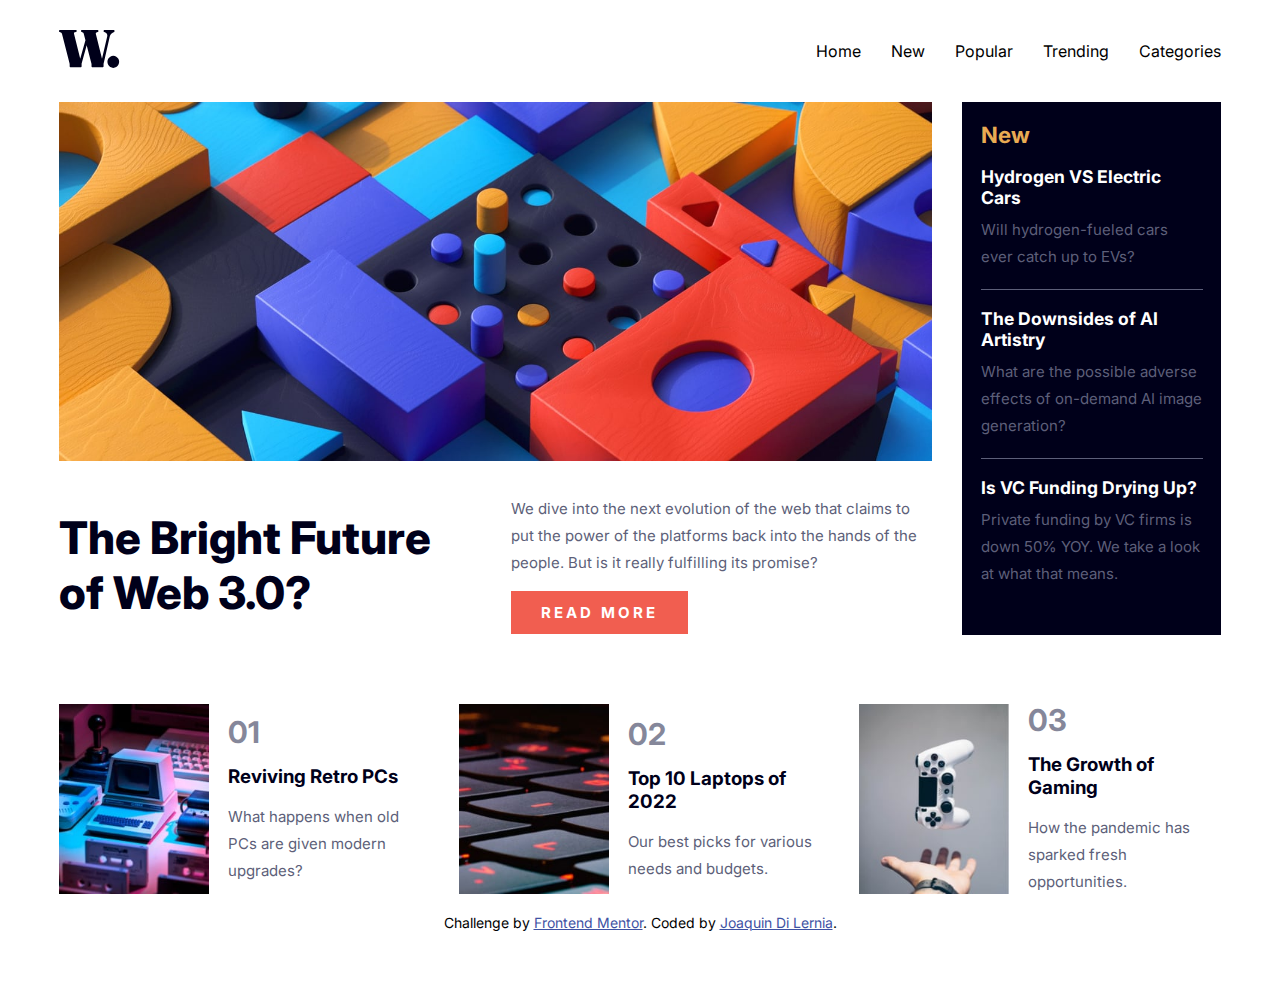
<file: homepage/index.html>
<!DOCTYPE html>
<html lang="en">
<head>
  <meta charset="UTF-8">
  <meta name="viewport" content="width=device-width, initial-scale=1.0"> <!-- displays site properly based on user's device -->

  <link rel="icon" type="image/png" sizes="32x32" href="./assets/images/favicon-32x32.png">
  <link rel="stylesheet" href="style.css">
  <title>Frontend Mentor | News homepage</title>

  <!-- Feel free to remove these styles or customise in your own stylesheet 👍 -->
  <style>
    .attribution { font-size: 14px; text-align: center; }
    .attribution a { color: hsl(228, 45%, 44%); }
  </style>
</head>
<body>
  <body>
    <header class="header">
      <div>
        <img src="./assets/images/logo.svg" alt="" />
      </div>

      <nav>
        <button id="menu-close">
          <img src="./assets/images/icon-menu-close.svg" alt="" />
        </button>

        <ul>
          <li>Home</li>
          <li>New</li>
          <li>Popular</li>
          <li>Trending</li>
          <li>Categories</li>
        </ul>
      </nav>

      <div class="menu-button">
        <button id="menu-button">
          <img src="./assets/images/icon-menu.svg" alt="" />
        </button>
      </div>
    </header>

    <section class="showcase">
      <div>
        <picture>
          <source
            media="(min-width: 768px)"
            srcset="./assets/images/image-web-3-desktop.jpg"
          />
          <img src="./assets/images/image-web-3-mobile.jpg" alt="" />
        </picture>

        <article>
          <h1>The Bright Future of Web 3.0?</h1>

          <div>
            <p>
              We dive into the next evolution of the web that claims to put the
              power of the platforms back into the hands of the people. But is
              it really fulfilling its promise?
            </p>

            <button>Read more</button>
          </div>
        </article>
      </div>

      <div>
        <h2>New</h2>

        <article>
          <h3>Hydrogen VS Electric Cars</h3>
          <p>Will hydrogen-fueled cars ever catch up to EVs?</p>
        </article>

        <article>
          <h3>The Downsides of AI Artistry</h3>
          <p>
            What are the possible adverse effects of on-demand AI image
            generation?
          </p>
        </article>

        <article>
          <h3>Is VC Funding Drying Up?</h3>
          <p>
            Private funding by VC firms is down 50% YOY. We take a look at what
            that means.
          </p>
        </article>
      </div>
    </section>

    <div class="cards">
      <article>
        <img src="./assets/images/image-retro-pcs.jpg" alt="" />
        <div>
          <span>01</span>
          <h4>Reviving Retro PCs</h4>
          <p>What happens when old PCs are given modern upgrades?</p>
        </div>
      </article>

      <article>
        <img src="./assets/images/image-top-laptops.jpg" alt="" />
        <div>
          <span>02</span>
          <h4>Top 10 Laptops of 2022</h4>
          <p>Our best picks for various needs and budgets.</p>
        </div>
      </article>

      <article>
        <img src="./assets/images/image-gaming-growth.jpg" alt="" />
        <div>
          <span>03</span>
          <h4>The Growth of Gaming</h4>
          <p>How the pandemic has sparked fresh opportunities.</p>
        </div>
      </article>
    </div>

  
  <div class="attribution">
    Challenge by <a href="https://www.frontendmentor.io?ref=challenge" target="_blank">Frontend Mentor</a>. 
    Coded by <a href="https://www.joaquindilernia.com">Joaquin Di Lernia</a>.
  </div>
  <script src="main.js"></script>
</body>
</html>
</file>
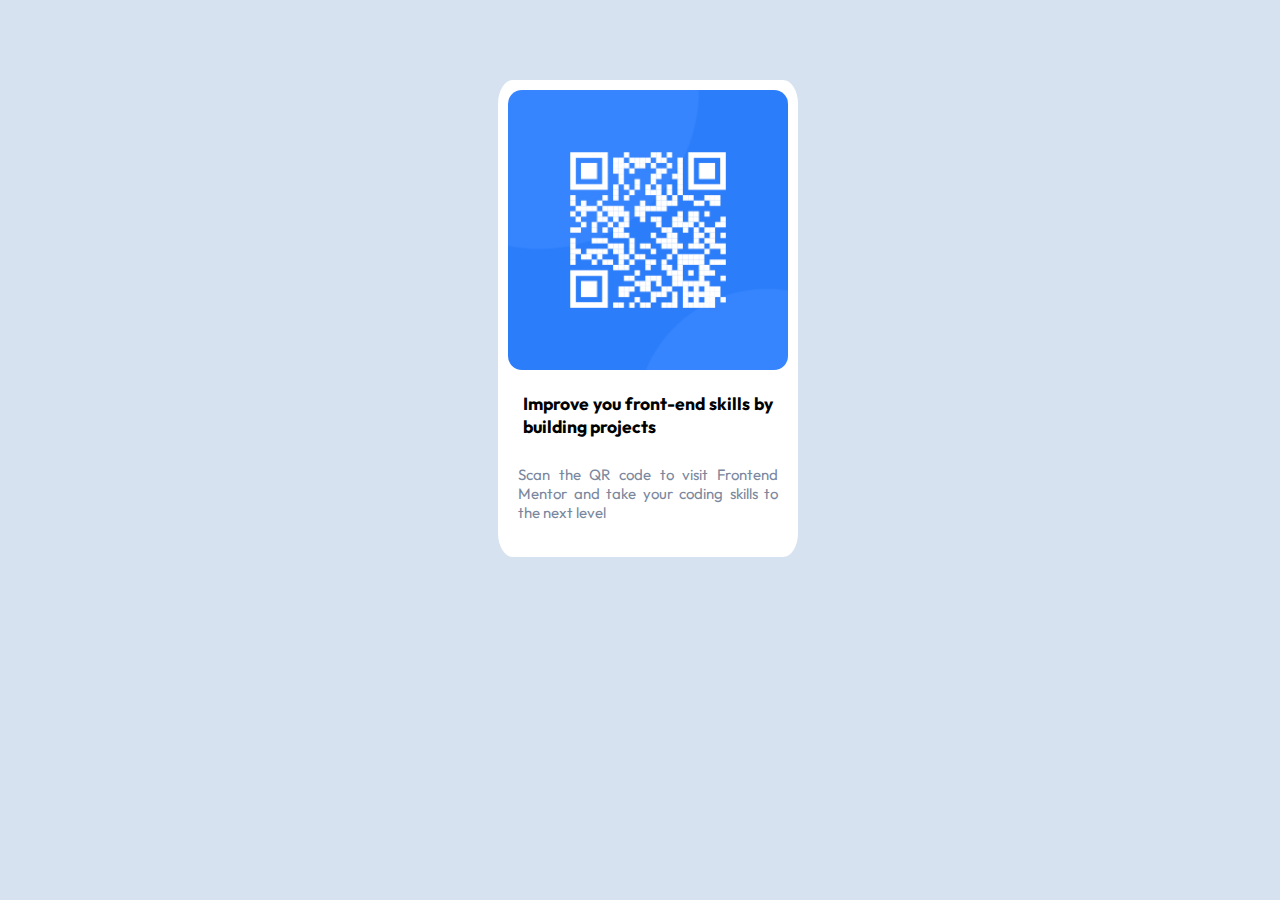
<file: qr/index.html>
<!DOCTYPE html>
<html lang="en">
<head>
  <meta charset="UTF-8">
  <meta name="viewport" content="width=device-width, initial-scale=1.0"> <!-- displays site properly based on user's device -->

  <link rel="icon" type="image/png" sizes="32x32" href="./images/favicon-32x32.png">
  <link rel="stylesheet" href="./style.css">
  <title>Frontend Mentor | QR code component</title>

</head>
<body>
<div class="contenedor-qr">
  <img src="./images/image-qr-code.png" alt="">
  <h3>Improve you front-end skills by building projects</h3>
  <p>Scan the QR code to visit Frontend Mentor and take your coding skills to the next level</p>
</div>
</body>
</html>
</file>
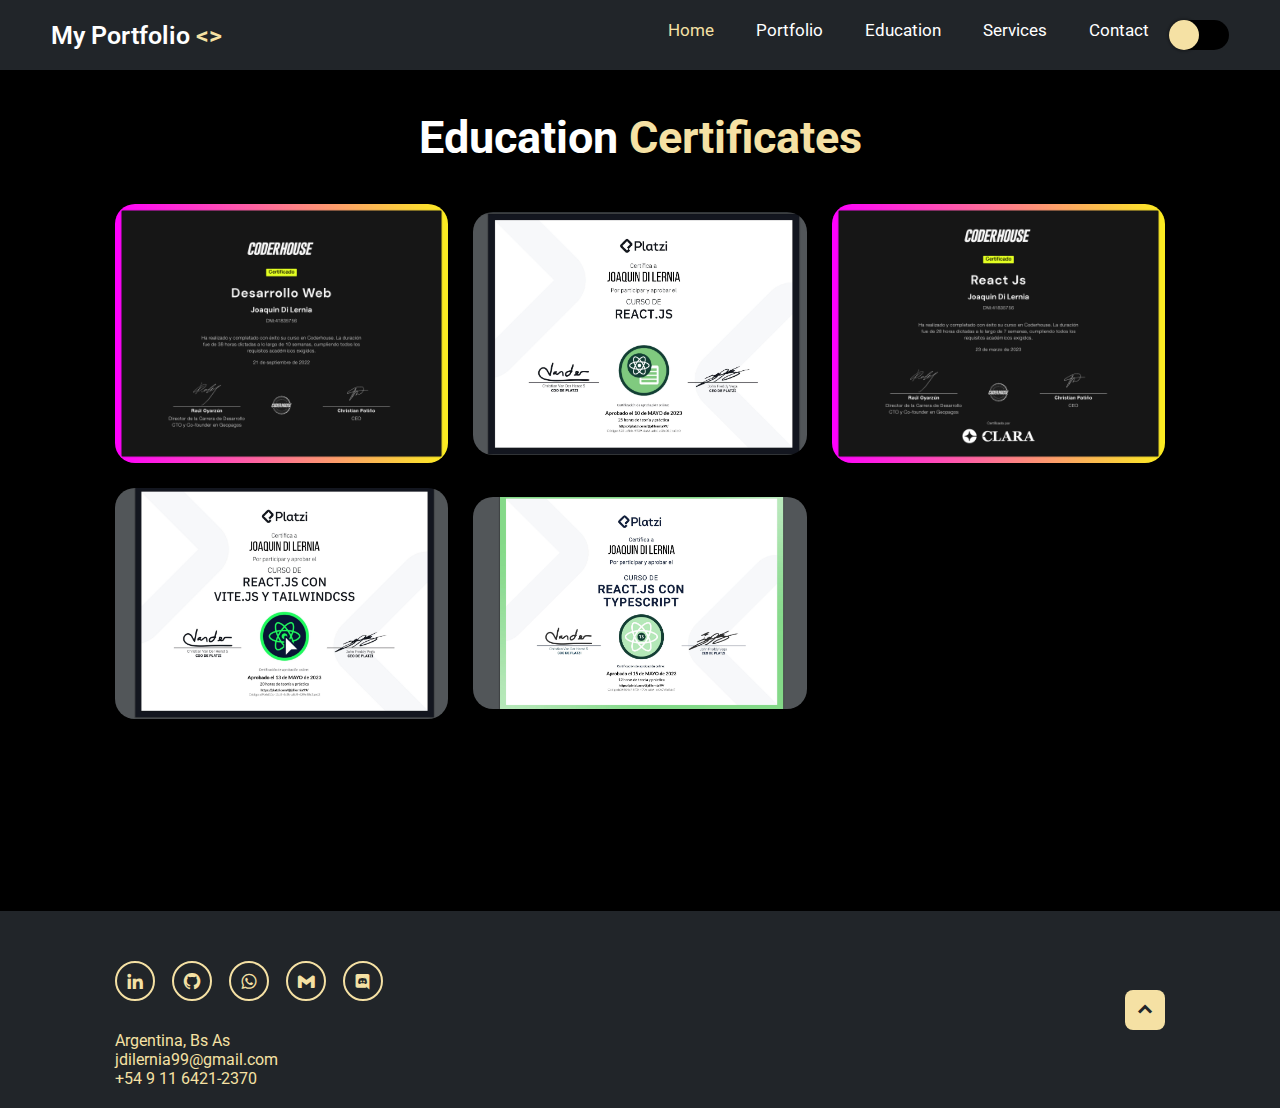
<file: Certificados.html>
<!DOCTYPE html>
<html lang="en">
<head>
    <meta charset="UTF-8">
    <meta http-equiv="X-UA-Compatible" content="IE=edge">
    <meta name="viewport" content="width=device-width, initial-scale=1.0">
      <!-- keywords SEO -->
      <meta name="keywords" content="Joaquin Di Lernia,Front-End, Back-End, Full-Stack, REACT.JS, Portfolio " />

      <!-- description SEO -->
      <meta name="description"
          content=" University technician in programming UTN FRGP.Full Stack Development at CoderHouse " />
    <title>JOAQUIN DI LERNIA | CERTIICADOS</title>
    <link rel="icon" type="image/svg" href="./imgs/code-slash.svg" />

    <!-- box icons -->
    <link href="https://unpkg.com/boxicons@2.1.4/css/boxicons.min.css" rel="stylesheet" />

    <!-- bootstrap icon -->
    <link rel="stylesheet" href="https://cdn.jsdelivr.net/npm/bootstrap-icons@1.3.0/font/bootstrap-icons.css" />

    <!-- custom css -->
    <link rel="stylesheet" href="css/style.css" />
</head>
<body>

     <!-- header design -->
     <header class="header">
        <a href="./index.html" class="logo">My Portfolio <span>
                <>
            </span></a>

        <i class="bx bx-menu" id="menu-icon"></i>

        <nav class="navbar">
            <a href="./index.html" class="active">Home</a>
            <a href="./index.html">Portfolio</a>
            <a href="./index.html">Education</a>
            <a href="./index.html">Services</a>
            <a href="./index.html">Contact</a>
            <button class="switch" id="switch">
                <span><i class="fas fa-moon"></i></span>
                <span><i class="fas fa-sun"></i></span>
            </button>
        </nav>
    </header>
    <a href="https://api.whatsapp.com/send?phone=1164212370" class="btn.wsp" target="_blank"><i
            class="bi bi-whatsapp"></i></a>

    <!-- education section design -->
    <section class="education" id="education">
        <h2 class="heading">Education <span>Certificates</span></h2>


        <div class="education-container">

            <div class="education-box">
                <img src="./imgs/desarrolloweb.png" alt="">
            </div>
            <div class="education-box">
                <img src="./imgs/platzi-react.png" alt="">
            </div>
            <div class="education-box">
                <img src="./imgs/React.js coder.png" alt="">
            </div>
            <div class="education-box">
                <img src="./imgs/REACT-VITE.png" alt="">
            </div>
            <div class="education-box">
                <img src="./imgs/typescripte-platzi (2).png" alt="">
            </div>
        </div>

    </section>

      <!-- footer section design  -->
      <footer class="footer">
        <div class="footer-text">
            <div class="social-media">
                <a href="https://www.linkedin.com/in/joaquin-di-lernia-dev/" target="_blank"><i
                        class="bx bxl-linkedin"></i></a>
                <a href="https://github.com/JoaquinDilernia" target="_blank"><i class="bx bxl-github"></i></a>
                <a href="https://api.whatsapp.com/send?phone=1164212370" target="_blank"><i
                        class="bx bxl-whatsapp"></i></a>
                <a href="http://gmail.com" target="_blank"><i class="bx bxl-gmail"></i></a>
                <a href="https://discord.com/channels/joacodiler#5428" target="_blank"><i
                        class="bx bxl-discord"></i></a>
            </div>
            <p>Argentina, Bs As</p>
            <p>jdilernia99@gmail.com</p>
            <p>+54 9 11 6421-2370</p>
        </div>

        <div class="footer-iconTop">
            <a href="#home"><i class="bx bxs-chevron-up"></i></a>
        </div>
    </footer>

    
</body>
</html>
</file>
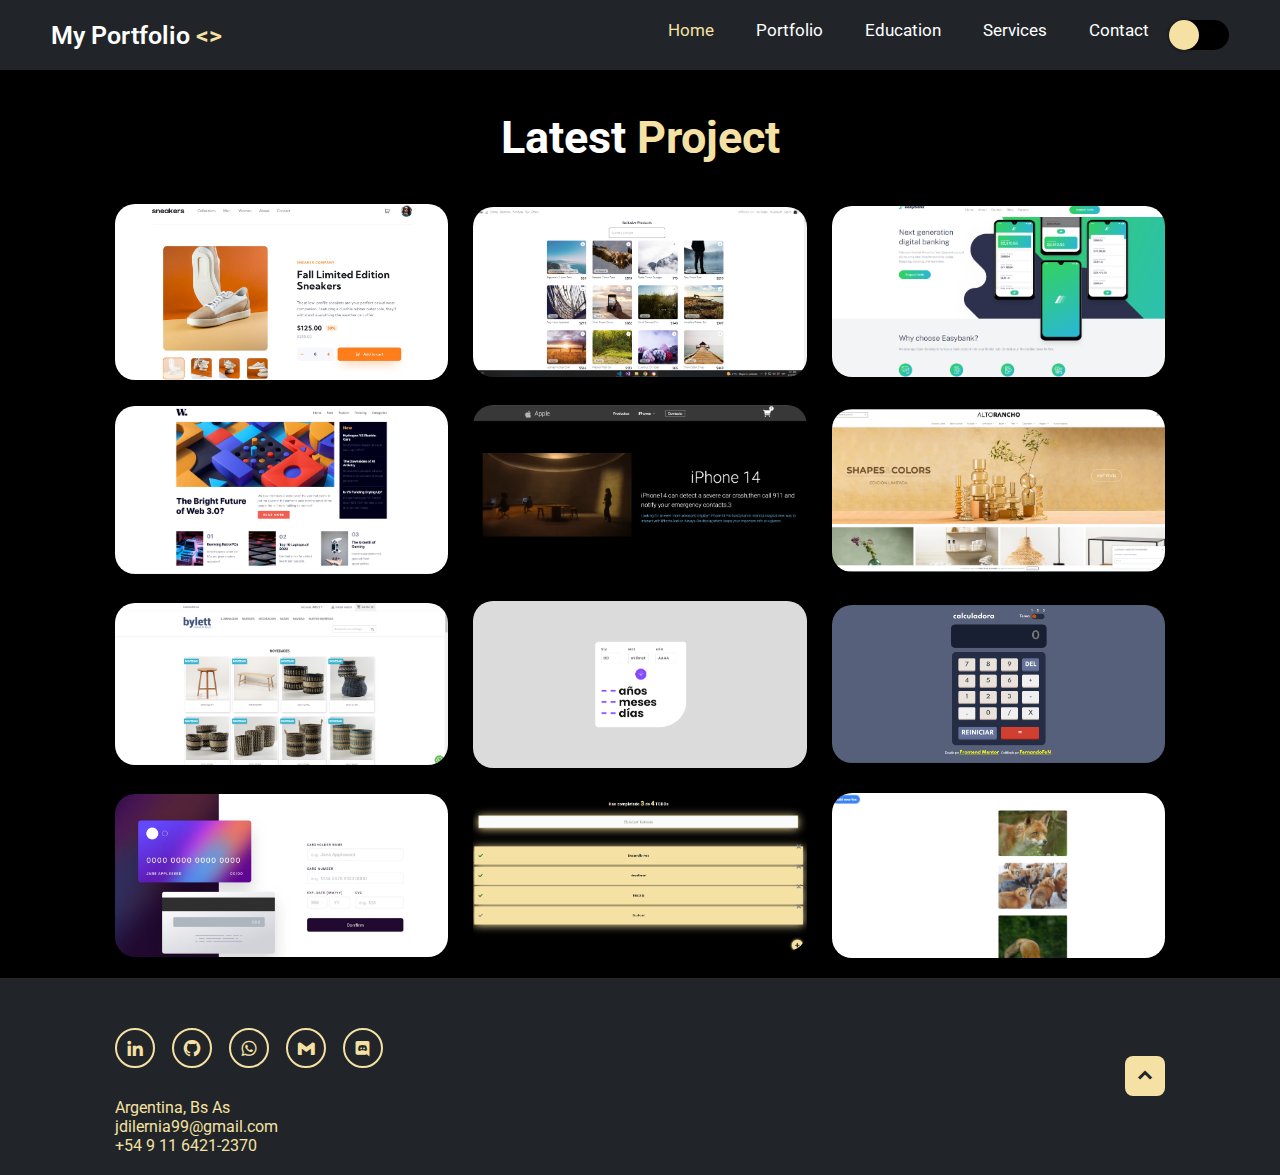
<file: Portfoliofull.html>
<!DOCTYPE html>
<html lang="en">
<head>
    <meta charset="UTF-8">
    <meta http-equiv="X-UA-Compatible" content="IE=edge">
    <meta name="viewport" content="width=device-width, initial-scale=1.0">
      <!-- keywords SEO -->
      <meta name="keywords" content="Joaquin Di Lernia,Front-End, Back-End, Full-Stack, REACT.JS, Portfolio " />

      <!-- description SEO -->
      <meta name="description"
          content=" University technician in programming UTN FRGP.Full Stack Development at CoderHouse " />
    <title>JOAQUIN DI LERNIA | CERTIICADOS</title>
    <link rel="icon" type="image/svg" href="./imgs/code-slash.svg" />

    <!-- box icons -->
    <link href="https://unpkg.com/boxicons@2.1.4/css/boxicons.min.css" rel="stylesheet" />

    <!-- bootstrap icon -->
    <link rel="stylesheet" href="https://cdn.jsdelivr.net/npm/bootstrap-icons@1.3.0/font/bootstrap-icons.css" />

    <!-- custom css -->
    <link rel="stylesheet" href="css/style.css" />
</head>
<body>

     <!-- header design -->
     <header class="header">
        <a href="./index.html" class="logo">My Portfolio <span>
                <>
            </span></a>

        <i class="bx bx-menu" id="menu-icon"></i>

        <nav class="navbar">
            <a href="/index.html" class="active">Home</a>
            <a href="/index.html">Portfolio</a>
            <a href="/index.html">Education</a>
            <a href="/index.html">Services</a>
            <a href="/index.html">Contact</a>
            <button class="switch" id="switch">
                <span><i class="fas fa-moon"></i></span>
                <span><i class="fas fa-sun"></i></span>
            </button>
        </nav>
    </header>
    <a href="https://api.whatsapp.com/send?phone=1164212370" class="btn.wsp" target="_blank"><i
            class="bi bi-whatsapp"></i></a>



   
  <!-- portfolio section design -->
  <section class="portfolio" id="portfolio">
    <h2 class="heading">Latest <span>Project</span></h2>

    <div class="portfolio-container">
        <div class="portfolio-box">
            <img src="./imgs/ecomerce-shoes.png" alt="" />
            <div class="portfolio-layer">
                <a href="https://joaquindilernia.com/ecomerce-shoes" target="_blank"><i
                        class="bx bx-link-external"></i></a>
            </div>
        </div>

        <div class="portfolio-box">
            <img src="./imgs/ECOMERCE-PLATZI.png" alt="" />
            <div class="portfolio-layer">
                <a href="https://github.com/JoaquinDilernia/React-Ecommerce-platzi.git" target="_blank"><i
                        class="bx bx-link-external"></i></a>
            </div>
        </div>

        <div class="portfolio-box">
            <img src="./imgs/Easybank.png" alt="" />
            <div class="portfolio-layer">
                <a href="https://joaquindilernia.com/easybank" target="_blank"><i
                        class="bx bx-link-external"></i></a>
            </div>
        </div>

        <div class="portfolio-box">
            <img src="./imgs/homepage.png" alt="" />
            <div class="portfolio-layer">
                <a href="https://joaquindilernia.com/homepage" target="_blank"><i
                        class="bx bx-link-external"></i></a>
            </div>
        </div>

        <div class="portfolio-box">
            <img src="./imgs/react-ecomerce.png" alt="" />
            <div class="portfolio-layer">
                <a href="https://github.com/JoaquinDilernia/React-Ecommerce-platzi.git" target="_blank"><i class="bx bx-link-external"></i></a>
            </div>
        </div>

        <div class="portfolio-box">
            <img src="./imgs/altorancho (1).png" alt="" />
            <div class="portfolio-layer">
                <a href="https://altorancho.com" target="_blank"><i class="bx bx-link-external"></i></a>
            </div>
        </div>

        <div class="portfolio-box">
            <img src="./imgs/lettcomercial.png" alt="" />
            <div class="portfolio-layer">
                <a href="https://lettcomercial.com" target="_blank">
                    <i class="bx bx-link-external"></i></a>
            </div>
        </div>

        <div class="portfolio-box">
            <img src="./imgs/calculadora-edad.png" alt="" />
            <div class="portfolio-layer">
                <a href="https://joaquindilernia.com/calculadora-edad" target="_blank"><i
                        class="bx bx-link-external"></i></a>
            </div>
        </div>

        <div class="portfolio-box">
            <img src="./imgs/calculadora.png" alt="" />
            <div class="portfolio-layer">
                <a href="https://joaquindilernia.com/calculadora" target="_blank"><i
                        class="bx bx-link-external"></i></a>
            </div>
        </div>

        <div class="portfolio-box">
            <img src="./imgs//form-tarjeta.png" alt="" />
            <div class="portfolio-layer">
                <a href="https://joaquindilernia.com/form-tarjeta" target="_blank"><i
                        class="bx bx-link-external"></i></a>
            </div>
        </div>

        <div class="portfolio-box">
            <img src="./imgs/Todos-react.png" alt="" />
            <div class="portfolio-layer">
                <a href="https://joaquindilernia.github.io/Todos-React/" target="_blank"><i
                        class="bx bx-link-external"></i></a>
            </div>
        </div>

        <div class="portfolio-box">
            <img src="./imgs/typescripte-platzi (1).png" alt="" />
            <div class="portfolio-layer">
                <a href="https://github.com/JoaquinDilernia/React-TS-platzi.git" target="_blank"><i
                        class="bx bx-link-external"></i></a>
            </div>
        </div>
    </div>
</section>


    <!-- footer section design  -->
    <footer class="footer">
        <div class="footer-text">
            <div class="social-media">
                <a href="https://www.linkedin.com/in/joaquin-di-lernia-dev/" target="_blank"><i
                        class="bx bxl-linkedin"></i></a>
                <a href="https://github.com/JoaquinDilernia" target="_blank"><i class="bx bxl-github"></i></a>
                <a href="https://api.whatsapp.com/send?phone=1164212370" target="_blank"><i
                        class="bx bxl-whatsapp"></i></a>
                <a href="http://gmail.com" target="_blank"><i class="bx bxl-gmail"></i></a>
                <a href="https://discord.com/channels/joacodiler#5428" target="_blank"><i
                        class="bx bxl-discord"></i></a>
            </div>
            <p>Argentina, Bs As</p>
            <p>jdilernia99@gmail.com</p>
            <p>+54 9 11 6421-2370</p>
        </div>

        <div class="footer-iconTop">
            <a href="#home"><i class="bx bxs-chevron-up"></i></a>
        </div>
    </footer>

    
</body>
</html>
</file>
<file: homepage/style.css>
@import url("https://fonts.googleapis.com/css2?family=Inter:wght@400;700;800&display=swap");

* {
  margin: 0;
  padding: 0;
  box-sizing: border-box;
  font-family: "Inter", sans-serif;
}

img {
  max-width: 100%;
  width: 100%;
}

ul {
  list-style-type: none;
}

p {
  line-height: 1.8;
  color: hsl(236, 13%, 42%);
}

html {
  font-size: 15px;
}

body {
  max-width: 1200px;
  margin: auto;
  padding-bottom: 4rem;
}

.header {
  display: flex;
  align-items: center;
  justify-content: space-between;
  padding: 1.25rem;
}

.header nav #menu-close {
  background: transparent;
  border: none;
  outline: none;
  position: absolute;
  right: 1.25rem;
  top: 1.25rem;
  z-index: 99999;
  cursor: pointer;
}

.header nav {
  opacity: 0;
  z-index: -999;
  transition: all 0.3s ease-in-out;
}

.header nav.open {
  position: fixed;
  right: 0;
  top: 0;
  bottom: 0;
  width: 75vw;
  background-color: white;
  padding: 1.25rem;
  opacity: 1;
  z-index: 99999999999;
}

.header nav ul {
  position: absolute;
  top: 50%;
  transform: translateY(-50%);
}

.header nav ul li {
  margin: 1.5rem 0;
  font-size: 16px;
  cursor: pointer;
}

.header nav ul li:hover {
  color: hsl(5, 85%, 63%);
}

.header .menu-button button {
  background: transparent;
  outline: none;
  border: none;
  cursor: pointer;
}

.showcase {
  padding: 1.25rem;
  padding-top: 0;
}

.showcase h1 {
  font-size: 2rem;
  font-weight: 800;
  color: hsl(240, 100%, 5%);
  margin: 1rem 0;
}

.showcase div:first-child article p {
  margin-bottom: 1rem;
}

.showcase div:first-child article button {
  background-color: hsl(5, 85%, 63%);
  color: #fff;
  padding: 0.8rem 2rem;
  font-size: 1rem;
  font-weight: 700;
  border: none;
  outline: none;
  text-transform: uppercase;
  letter-spacing: 0.2rem;
  transition: all 0.3s ease-in-out;
}

.showcase div:first-child article button:hover {
  background-color: hsl(240, 100%, 5%);
  cursor: pointer;
}

.showcase > div:last-child {
  background-color: hsl(240, 100%, 5%);
  margin-top: 2rem;
  padding: 1.25rem 1.25rem 0;
}

.showcase > div:last-child h2 {
  color: hsl(35, 77%, 62%);
}

.showcase > div:last-child article {
  padding: 1.25rem 0;
}

.showcase > div:last-child article:not(:last-child) {
  border-bottom: 1px solid hsl(236, 13%, 42%);
}

.showcase > div:last-child h3 {
  color: #fff;
  margin-bottom: 0.5rem;
}

.showcase > div:last-child h3:hover {
  color: hsl(35, 77%, 62%);
  cursor: pointer;
}

.cards {
  padding: 1.25rem;
  display: grid;
  grid-template-columns: repeat(1, 1fr);
  gap: 2.5rem;
}

.cards article {
  display: flex;
  align-items: center;
  gap: 1.25rem;
}

.cards article img {
  width: 150px;
}

.cards article span {
  color: hsl(236, 13%, 42%);
  font-weight: bold;
  font-size: 2rem;
  opacity: 75%;
}

.cards article h4 {
  font-size: 1.25rem;
  color: hsl(240, 100%, 5%);
  margin: 1rem 0;
}

@media (min-width: 768px) {
  .cards {
    display: grid;
    grid-template-columns: repeat(2, 1fr);
    margin-top: 2rem;
  }
}

@media (min-width: 1024px) {
  .header {
    padding: 2rem 1.25rem;
  }

  .header nav {
    opacity: 1;
    z-index: auto;
    width: 100%;
  }

  .header nav.open {
    position: relative;
    top: 0;
    left: 0;
    width: auto;
    background-color: transparent;
    padding: 0;
    z-index: auto;
  }

  .header nav #menu-close {
    display: none;
  }

  .header nav ul {
    position: relative;
    top: 0;
    display: flex;
    align-items: center;
    justify-content: flex-end;
    gap: 2rem;
    transform: translateY(0%);
  }

  .header nav ul li {
    margin: 0;
  }

  .header .menu-button button {
    display: none;
  }

  .showcase {
    display: flex;
    gap: 2rem;
  }

  .showcase h1 {
    font-size: 3rem;
  }

  .showcase > div:first-child article {
    display: grid;
    grid-template-columns: repeat(2, 1fr);
    gap: 2rem;
    place-items: center;
    margin-top: 2rem;
  }

  .showcase > div:last-child {
    margin-top: 0;
  }

  .cards {
    grid-template-columns: repeat(3, 1fr);
  }
}
</file>
<file: qr/style.css>
@import url('https://fonts.googleapis.com/css2?family=Outfit:wght@400;700&display=swap');
*{
box-sizing: border-box;
}

body{
    font-size: 15px;
    font-family: 'Outfit', sans-serif;
    width: 100%;
    height: 100%;
    background-color: hsl(212, 45%, 89%);
    display: flex;
    justify-content: center;
    align-items: center;
    margin-top: 5rem;
}
.contenedor-qr{
    width: 90%;
    max-width: 300px;
    padding: 10px;
    border-radius: 5%;
    -webkit-border-radius: 5%;
    -moz-border-radius: 5%;
    -ms-border-radius: 5%;
    -o-border-radius: 5%;
    background-color: hsl(0, 0%, 100%);
}
.contenedor-qr img{
    width: 100%;
    border-radius: 5%;
    -webkit-border-radius: 5%;
    -moz-border-radius: 5%;
    -ms-border-radius: 5%;
    -o-border-radius: 5%;
}
.contenedor-qr h3{
    text-align: justify;
    padding: 0 15px;
}

.contenedor-qr p{
color: hsl(220, 15%, 55%);
text-align: justify;
padding: 10px;
}
</file>
<file: css/style.css>
@import url('https://fonts.googleapis.com/css2?family=Poppins:wght@300;400;500;600;700;800;900&display=swap');
@import url('https://fonts.googleapis.com/css2?family=Roboto:wght@500&display=swap');
@import url('https://fonts.googleapis.com/css2?family=Montserrat:wght@500&family=Roboto:wght@500&display=swap');


* {
    margin: 0;
    padding: 0;
    box-sizing: border-box;
    text-decoration: none;
    border: none;
    outline: none;
    scroll-behavior: smooth;
    font-family: 'Roboto', sans-serif;
}

:root {
    --bg-color: #000000;
    --second-bg-color: #212529;
    --text-color: #fff;
    --main-color: #f5e1a4;
}

html {
    font-size: 62.5%;
    overflow-x: hidden;
}

body {
    background: var(--bg-color);
    color: var(--text-color);
}

section {
    min-height: 100vh;
    padding: 10rem 9% 2rem;
}

.header {
    position: fixed;
    top: 0;
    left: 0;
    width: 100%;
    padding: 2rem 4%;
    background: var(--second-bg-color);
    display: flex;
    justify-content: space-between;
    align-items: center;
    z-index: 100;
}

.header.sticky {
    border-bottom: .1rem solid rgba(0, 0, 0, .2);
}

.logo {
    font-size: 2.5rem;
    color: var(--text-color);
    font-weight: 600;
}

.logo:hover {
    transform: scale(1.1);
}

.navbar {
    text-align: right;
}

.navbar a {
    font-size: 1.7rem;
    color: var(--text-color);
    margin: 2rem;
    transition: .3s;
}

.navbar a:hover {
    transform: scale(1.1);
    color: var(--main-color);
    font-weight: bold;
}

.navbar a.active {
    color: var(--main-color);
}

#menu-icon {
    font-size: 3.6rem;
    color: var(--text-color);
    display: none;
}

.switch {
    float: right;
    background: var(--bg-color);
    border-radius: 1000px;
    -webkit-border-radius: 1000px;
    -moz-border-radius: 1000px;
    -ms-border-radius: 1000px;
    -o-border-radius: 1000px;
    border: none;
    display: flex;
    position: relative;
    cursor: pointer;
    outline: none;
}

.switch:hover {
    transform: scale(1.1);
    box-shadow: 0 0 1rem var(--main-color);
    -webkit-transform: scale(1.1);
    -moz-transform: scale(1.1);
    -ms-transform: scale(1.1);
    -o-transform: scale(1.1);
}

.switch span {
    width: 30px;
    height: 30px;
    line-height: 30px;
    display: block;
    background: none;
}

.switch::after {
    content: "";
    display: block;
    width: 30px;
    height: 30px;
    position: absolute;
    background-color: var(--main-color);
    top: 0;
    left: 0;
    right: unset;
    border-radius: 100px;
    transition: .3s ease all;
    box-shadow: 0px 0px 2px 2px rgba(0, 0, 0, .2);
    -webkit-transition: .3s ease all;
    -moz-transition: .3s ease all;
    -ms-transition: .3s ease all;
    -o-transition: .3s ease all;
}

.switch.active {
    background-color: var(--bg-color);
    color: var(--bg-color);
}

.switch.active::after {
    right: 0;
    left: unset;
}

/* home section */

.home {
    display: flex;
    justify-content: center;
    align-items: center;
}

.home-img img {
    width: 21vw;
    animation: floatImage 4s ease-in-out infinite;
    box-shadow: 0 .5rem 1rem var(--main-color);
}

@keyframes floatImage {
    0% {
        transform: translateY(0);
    }

    50% {
        transform: translateY(-2.4rem);
    }

    100% {
        transform: translateY(0);
    }
}

.home-content {
    padding: 100px;
}

@media (max-width: 750px) {
    .home-content {
        padding: 5px;
    }
}

.home-content h3 {
    font-size: 3.2rem;
    font-weight: 700;
}

.home-content h3:nth-of-type(2) {
    margin-bottom: 2rem;
}

span {
    color: var(--main-color);
}

#yellow_arg {
    color: yellow;
}

.home-content h1 {
    font-size: 5rem;
    font-weight: 700;
    line-height: 1.3;
}

@keyframes back {
    100% {
        background-position: 2000px 0;
    }
}

.home-content p {
    font-size: 2rem;
}

.link {
    outline: none;
    text-decoration: none;
    font-weight: bold;
    color: var(--text-color);
}

.link:hover {
    border-bottom: 1.5px solid var(--main-color);
}

.link:active {
    color: var(--main-color);
}

.social-media a {
    display: inline-flex;
    justify-content: center;
    align-items: center;
    width: 4rem;
    height: 4rem;
    background: transparent;
    border: .2rem solid var(--main-color);
    border-radius: 50%;
    font-size: 2rem;
    color: var(--main-color);
    margin: 3rem 1.5rem 3rem 0;
    transition: .5s ease;
}

.social-media a:hover {
    background: var(--main-color);
    color: var(--second-bg-color);
    box-shadow: 0 0 1rem var(--main-color);
    transform: scale(1.1);
}

.social-media h5 {
    font-size: 3.2rem;
    font-weight: 700;
    color: var(--main-color);
    padding-top: 15px;
}

.skill-media img {
    display: inline-flex;
    justify-content: center;
    align-items: center;
    width: 4rem;
    height: 4rem;
    margin: 3rem 1.5rem 3rem 0;
    transition: .5s ease;
}

.skill-media img:hover {
    transform: scale(1.1);
}

.skill-media h5 {
    font-size: 3.2rem;
    font-weight: 700;
    color: var(--main-color);
    padding-top: 15px;
}

.btn {
    display: inline-block;
    padding: 1rem 2.8rem;
    background: var(--main-color);
    border-radius: 4rem;
    font-size: 1.6rem;
    color: var(--second-bg-color);
    letter-spacing: .1rem;
    font-weight: 600;
    transition: .5s ease;
}

.btn:hover {
    box-shadow: none;
    transform: scale(1.1);
    box-shadow: 0 0 1rem var(--main-color);
}

h1:hover {
    text-shadow: red -3px, cyan 3px;
}



/* about section */

.about {
    display: flex;
    justify-content: center;
    align-items: center;
    gap: 2rem;
    flex-direction: row-reverse;
}

.about-img img {
    width: 23vw;
    animation: floatImage 4s ease-in-out infinite;
    box-shadow: 0 .5rem 1rem var(--main-color);
}

.heading {
    text-align: center;
    font-size: 4.5rem;
}

.about-content h2 {
    text-align: left;
    line-height: 1.2;
}

.about-content h3 {
    font-size: 2.6rem;
}

.about-content p {
    font-size: 1.7rem;
    margin: 2rem 0 3rem;
}

/* services section */

.services h2 {
    margin-bottom: 5rem;
}

.services-container {
    display: flex;
    justify-content: center;
    align-items: center;
    flex-wrap: wrap;
    gap: 2rem;
    margin-top: 16rem;

}

.services-container .services-box {
    flex: 1 1 30rem;
    background: var(--second-bg-color);
    padding: 3rem 2rem 4rem;
    border-radius: 2rem;
    text-align: center;
    border: .2rem solid var(--bg-color);
    transition: .5s ease;
}

.services-container .services-box:hover {
    border-color: var(--main-color);
    transform: scale(1.02);
}

.services-box i {
    font-size: 7rem;
    color: var(--main-color);
}

.services-box h3 {
    font-size: 2.6rem;
}

.services-box p {
    font-size: 1.4rem;
    margin: 2rem 0 3rem;
}

/* portfolio section */

.portfolio h2 {
    margin-bottom: 4rem;
}

.portfolio-container {
    display: grid;
    grid-template-columns: repeat(3, 1fr);
    align-items: center;
    gap: 2.5rem;
}

.portfolio-container .portfolio-box {
    position: relative;
    border-radius: 2rem;
    box-shadow: 0 0 1rem var(--bg-color);
    overflow: hidden;
    display: flex;
}

.portfolio-box img {
    width: 100%;
    transition: .5s ease;
    object-fit: cover;
}

.portfolio-box:hover img {
    transform: scale(1.1);
}

.portfolio-box .portfolio-layer {
    position: absolute;
    bottom: 0;
    left: 0;
    width: 100%;
    height: 100%;
    background: linear-gradient(rgba(0, 0, 0, .1), var(--main-color));
    display: flex;
    justify-content: center;
    align-items: center;
    flex-direction: column;
    text-align: center;
    padding: 0 4rem;
    transform: translateY(100%);
    transition: .5s ease;
}

.portfolio-box:hover .portfolio-layer {
    transform: translateY(0);
}

.portfolio-layer h4 {
    font-size: 3rem;
}

.portfolio-layer p {
    font-size: 1.6rem;
    margin: .3rem 0 1rem;
}

.portfolio-layer a {
    display: inline-flex;
    justify-content: center;
    align-items: center;
    position: initial;
    width: 5rem;
    height: 5rem;
    background: var(--text-color);
    border-radius: 50%;
}

.portfolio-layer a i {
    font-size: 2rem;
    color: var(--second-bg-color);
}

/* education section */

.education h2 {
    margin-bottom: 4rem;
}

.education-container {
    display: grid;
    grid-template-columns: repeat(3, 1fr);
    align-items: center;
    gap: 2.5rem;
}

.education-container .education-box {
    position: relative;
    border-radius: 2rem;
    box-shadow: 0 0 1rem var(--bg-color);
    overflow: hidden;
    display: flex;
}

.education-box img {
    width: 100%;

    transition: .5s ease;
    object-fit: cover;
}




.btn-Vermas {

    display: flex;
    justify-content: center;
    align-items: center;
    margin:8rem 40rem 0px 40rem ;
    padding: .8rem;
    color: var(--second-bg-color);
    background: var(--main-color);
    border-radius: .8rem;
    transition: .5s ease;
}

.btn-Vermas:hover {
    box-shadow: none;
    transform: scale(1.1);
    box-shadow: 0 0 1rem var(--main-color);
}
/* contact section */

.contact h2 {
    margin-bottom: 3rem;
}

.contact form {
    max-width: 70rem;
    margin: 1rem auto;
    text-align: center;
    margin-bottom: 3rem;
}

.contact form .input-box {
    display: flex;
    justify-content: space-between;
    flex-wrap: wrap;
}

.contact form .input-box input,
.contact form textarea {
    width: 100%;
    padding: 1.5rem;
    font-size: 1.6rem;
    color: var(--text-color);
    background: var(--second-bg-color);
    border-radius: .8rem;
    margin: .7rem 0;
}

.contact form .input-box input {
    width: 49%;
}

.contact form textarea {
    resize: none;
}

.contact form .btn {
    margin-top: 2rem;
    cursor: pointer;
}

/* footer section */

.footer {
    display: flex;
    justify-content: space-between;
    align-items: center;
    flex-wrap: wrap;
    padding: 2rem 9%;
    background: var(--second-bg-color);
}

.footer-text p {
    font-size: 1.6rem;
}

.footer-iconTop a {
    display: inline-flex;
    justify-content: center;
    align-items: center;
    padding: .8rem;
    background: var(--main-color);
    border-radius: .8rem;
    transition: .5s ease;
}

.footer-iconTop a:hover {
    box-shadow: 0 0 1rem var(--main-color);
}

.footer-iconTop a i {
    font-size: 2.4rem;
    color: var(--second-bg-color);
}

/* breakpoints */

@media (max-width: 1200px) {
    html {
        font-size: 55%;
    }
}

@media (max-width: 991px) {
    .header {
        padding: 2rem 3%;
    }

    section {
        padding: 10rem 3% 2rem;
    }

    .services {
        padding-bottom: 7rem;
    }

    .portfolio {
        padding-bottom: 7rem;
    }

    .education {
        padding-bottom: 7rem;
    }

    .contact {
        min-height: auto;
    }

    .footer {
        padding: 2rem 3%;
    }
    .btn-Vermas {
        margin:8rem 15rem 0px 15rem ;
    }

}

@media (max-width: 768px) {
    #menu-icon {
        display: block;
    }

    .navbar {
        position: absolute;
        top: 100%;
        left: 0;
        width: 100%;
        padding: 1rem 3%;
        background: var(--bg-color);
        border-top: .1rem solid rgba(0, 0, 0, .2);
        box-shadow: 0 .5rem 1rem rgba(0, 0, 0, .2);
        display: none;
    }

    .navbar.active {
        display: block;
    }

    .navbar a {
        display: block;
        font-size: 2rem;
        margin: 3rem 0;
    }

    .home {
        flex-direction: column;
    }

    .home-content h3 {
        font-size: 2.3rem;
    }

    .home-content h1 {
        font-size: 4rem;
    }

    .home-img img {
        width: 60vw;
        margin-top: 4rem;
        margin-bottom: 4rem;
    }

    .about {
        flex-direction: column-reverse;
    }

    .about img {
        width: 60vw;
        margin-top: 4rem;
    }

    .services h2 {
        margin-bottom: 3rem;
    }

    .portfolio h2 {
        margin-bottom: 3rem;
    }

    .portfolio-container {
        grid-template-columns: repeat(2, 1fr);

    }

    .education h2 {
        margin-bottom: 3rem;
    }

    .education-container {
        grid-template-columns: repeat(1, 1fr);
    }
    .btn-Vermas {
        margin:8rem 15rem 0px 15rem ;
    }
}

@media (max-width: 617px) {
    .education-container {
        grid-template-columns: repeat(1, 1fr);
    }
}

@media (max-width: 450px) {
    html {
        font-size: 50%;
    }

    .contact form .input-box input {
        width: 100%;
    }
}

@media (max-width: 365px) {
    .home-img {
        width: 90vw;
    }

    .about-img img {
        width: 90vw;
    }

    .footer {
        flex-direction: column-reverse;
    }

    .footer p {
        text-align: center;
        margin-top: 2rem;
    }
}

body.blanco {
    background: var(--text-color);
    color: var(--bg-color);
}

footer p {
    color: var(--main-color);
}
</file>
